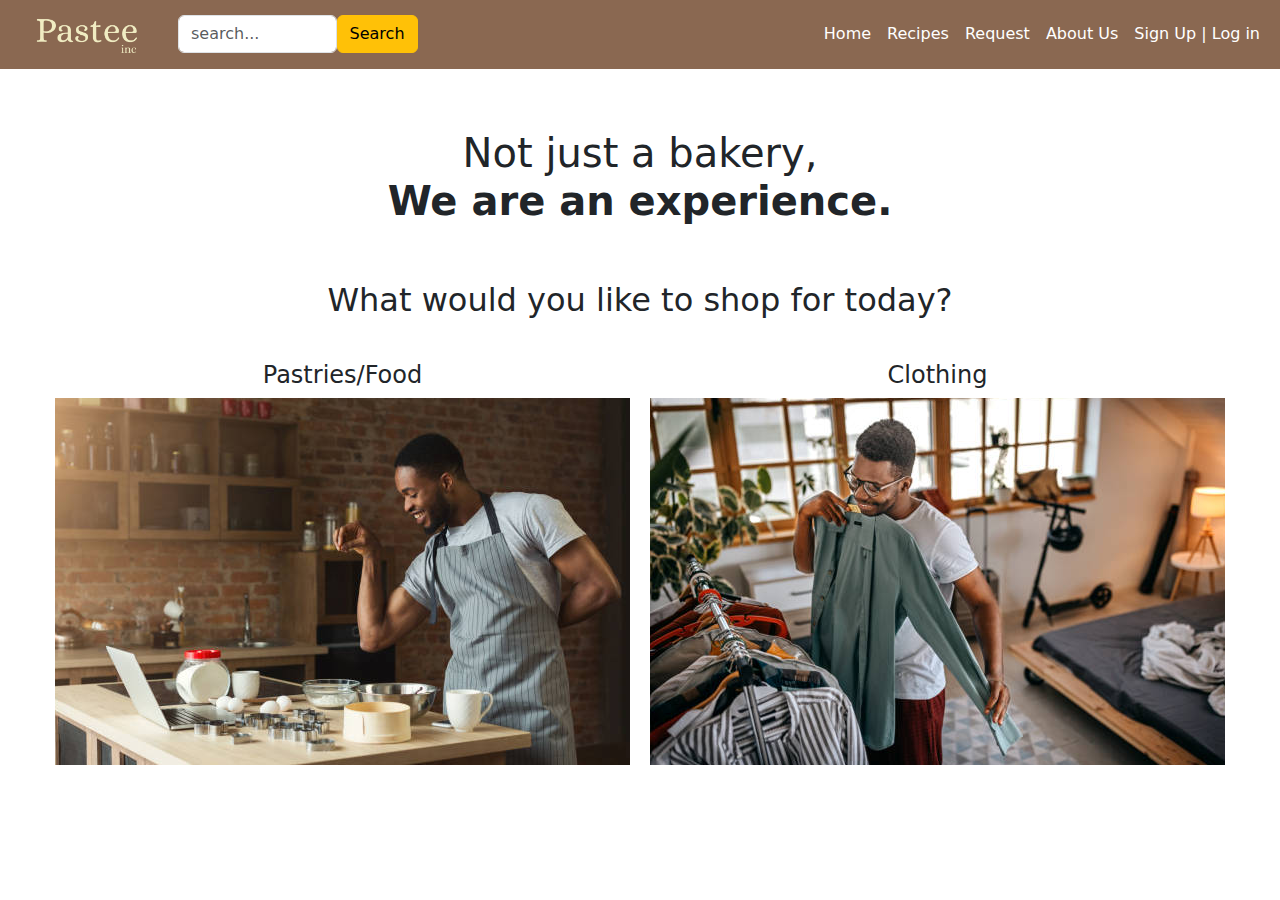
<file: index.html>
<!DOCTYPE html>
<html>
<head>
	<meta charset="utf-8">
	<meta name="viewport" content="width=device-width, initial-scale=1">
	<title>Pastee Philippines | Energize, Satisfy.</title>
	<link rel="stylesheet" type="text/css" href="style.css">
	<link rel="icon" href="Pastelongo.png">
	<link href="https://cdn.jsdelivr.net/npm/bootstrap@5.3.3/dist/css/bootstrap.min.css" rel="stylesheet">
</head>
<body>
	<div class="navbarss">
	<nav class="navbar navbar-expand-md bg-transparent navbar-dark fixed top" id="Navbars">
	<div class="container-fluid">
	<a class="navbar-brand" href="index.html"> <img src="pasteelogoo.png" width="150px"></a>
	<div class="collapse navbar-collapse">
	<form class="d-flex">
	<input class="form-control" type="text" placeholder="search...">
	<button class="btn btn-warning" type="button" id="Searchbutton">Search</button>
	</form>
	<ul class="navbar-nav justify-content-end w-100">
	<li class="nav-item">
	<a class="nav-link" href="index.html">Home</a>
	</li>
	<li class="nav-item">
	<a class="nav-link" href="recipecategory.html">Recipes</a>
	</li>
	<li class="nav-item">
	<a class="nav-link" href="Request.html">Request</a>
	</li>
	<li class="nav-item">
	<a class="nav-link" href="Aboutus.html">About Us</a>
	</li>
	<li class="nav-item">
	<a class="nav-link" href="register.html">Sign Up | Log in</a>
	</li>
	</ul>
	</div>
	</div>
	</div>
	</nav>
</div>
<div class="AdrianGavina">
	<h1>Not just a bakery, <br> <span style="font-weight: bold;">We are an experience. </span></h1> <br><br>
	<h2> What would you like to shop for today? </h2> <br>
	<div class="imageofindex">
	<div class="naglulutos">
	<h4>Pastries/Food</h4>
	<a href="recipecategory.html">
	<img src="nagluluto.png" width="100%" >
	</a>
	</div>
	<div class="nagdadamits">
	<h4>Clothing</h4>
	<a href="https://c2escarda.github.io/Q1PROJECT/">
	<img src="nagdadamit.png" width="100%">
</a>
</div>
</div>
</div>
</div>
</body>
</html>
</file>
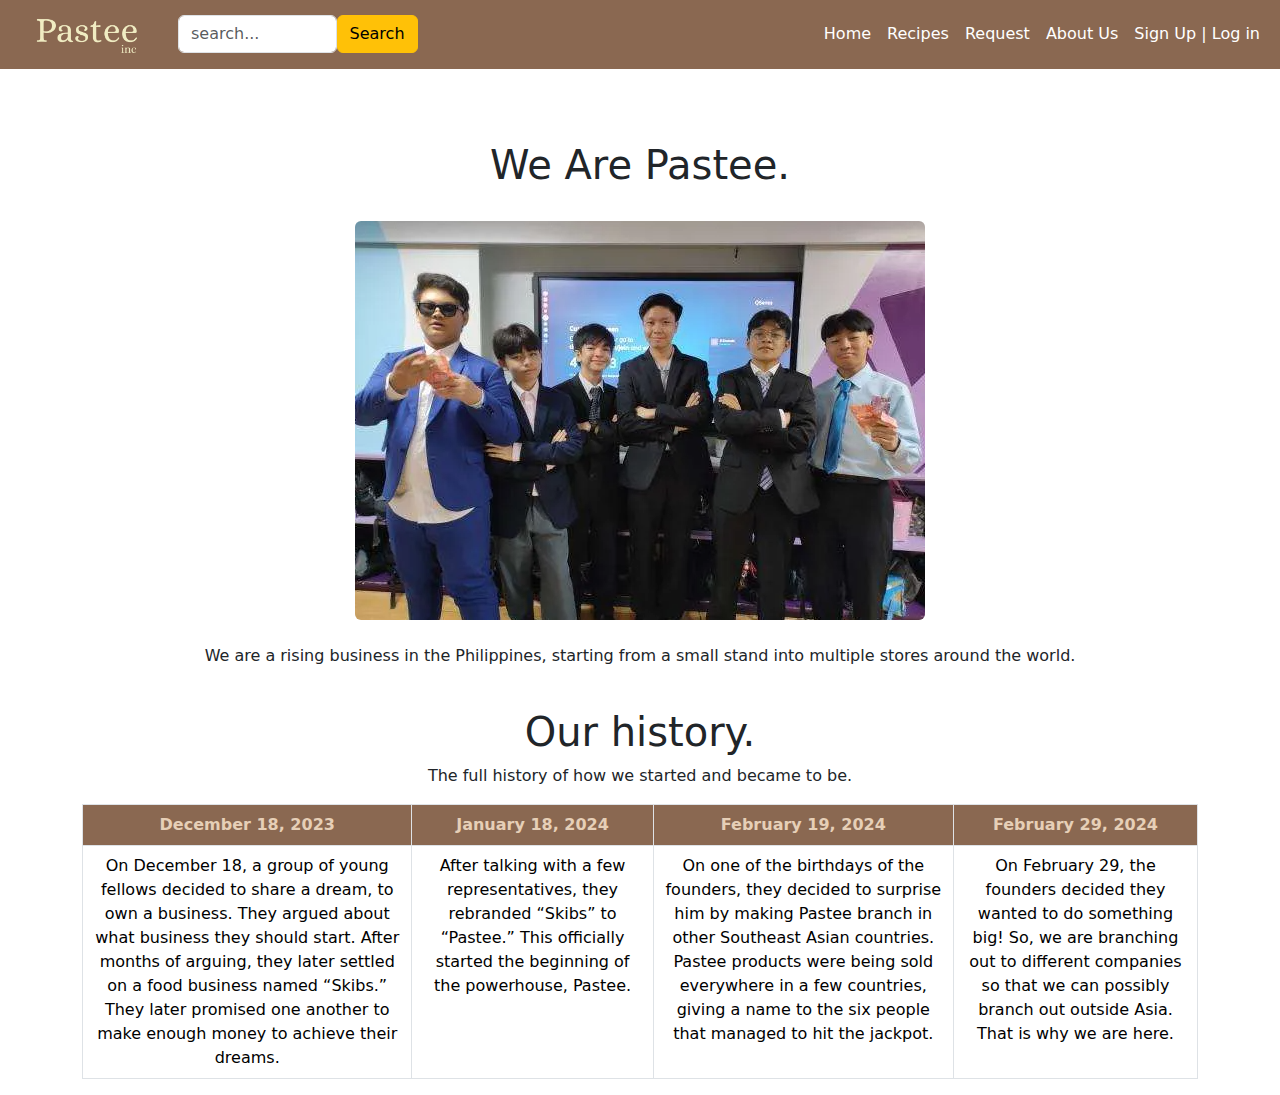
<file: Aboutus.html>
<!DOCTYPE html>
<html>
<head>
	<meta charset="utf-8">
	<meta name="viewport" content="width=device-width, initial-scale=1">
	<title>Pastee Philippines | Energize, Satisfy.</title>
	<link rel="stylesheet" type="text/css" href="style.css">
		<link rel="icon" href="Pastelongo.png">
	<link href="https://cdn.jsdelivr.net/npm/bootstrap@5.3.3/dist/css/bootstrap.min.css" rel="stylesheet">
</head>
<body>
	<div class="navbarss">
	<nav class="navbar navbar-expand-md bg-transparent navbar-dark fixed top" id="Navbars">
	<div class="container-fluid">
	<a class="navbar-brand" href="index.html"> <img src="pasteelogoo.png" width="150px"></a>
	<div class="collapse navbar-collapse">
	<form class="d-flex">
	<input class="form-control" type="text" placeholder="search...">
	<button class="btn btn-warning" type="button" id="Searchbutton">Search</button>
	</form>
	<ul class="navbar-nav justify-content-end w-100">
	<li class="nav-item">
	<a class="nav-link" href="index.html">Home</a>
	</li>
	<li class="nav-item">
	<a class="nav-link" href="recipecategory.html">Recipes</a>
	</li>
	<li class="nav-item">
	<a class="nav-link" href="Request.html">Request</a>
	</li>
	<li class="nav-item">
	<a class="nav-link" href="Aboutus.html">About Us</a>
	</li>
	<li class="nav-item">
	<a class="nav-link" href="register.html">Sign Up | Log in</a>
	</li>
	</ul>
	</div>
	</div>
	</div>
	</nav>
</div>
<div class="introduction">
	<br><br><br>
	<h1>We Are Pastee.</h1>
	<br>
	<img src="aura.png" class="rounded"><br><br>
	<p>We are a rising business in the Philippines, starting from a small stand into multiple stores around the world.</p>
	<div class="container mt-3">
		<br>
  <h1 style="text-align: center;">Our history.</h1>
  <p>The full history of how we started and became to be.</p>            
  <table class="table table-bordered">
    <thead>
      <tr>
        <th style="background-color: #8a6851; color: #e6cfb7;">December 18, 2023</th>
        <th style="background-color: #8a6851; color: #e6cfb7;">January 18, 2024</th>
        <th style="background-color: #8a6851; color: #e6cfb7;">February 19, 2024</th>
        <th style="background-color: #8a6851; color: #e6cfb7;">February 29, 2024</th>
      </tr>
    </thead>
    <tbody>
      <tr>
        <td >On December 18, a group of young fellows decided to share a dream, to own a business. They argued about what business they should start. After months of arguing, they later settled on a food business named “Skibs.”
They later promised one another to make enough money to achieve their dreams.</td>
        <td>After talking with a few
representatives,
they rebranded “Skibs” to “Pastee.” This officially started the beginning of the powerhouse, Pastee.</td>
        <td>On one of the birthdays
of the founders, they decided to surprise him by making Pastee branch in other Southeast Asian countries.
Pastee products were being sold everywhere in a few countries, giving a name to the six people that managed to hit the jackpot.</td>
        <td>On February 29, the founders decided they wanted to do something big! So, we are branching out to different companies so that we can possibly branch out outside Asia. That is why we are here.</td>
      </tr>
      <tr>
    </tbody>
  </table>
</div>

</div>
</body>
</html>
</file>
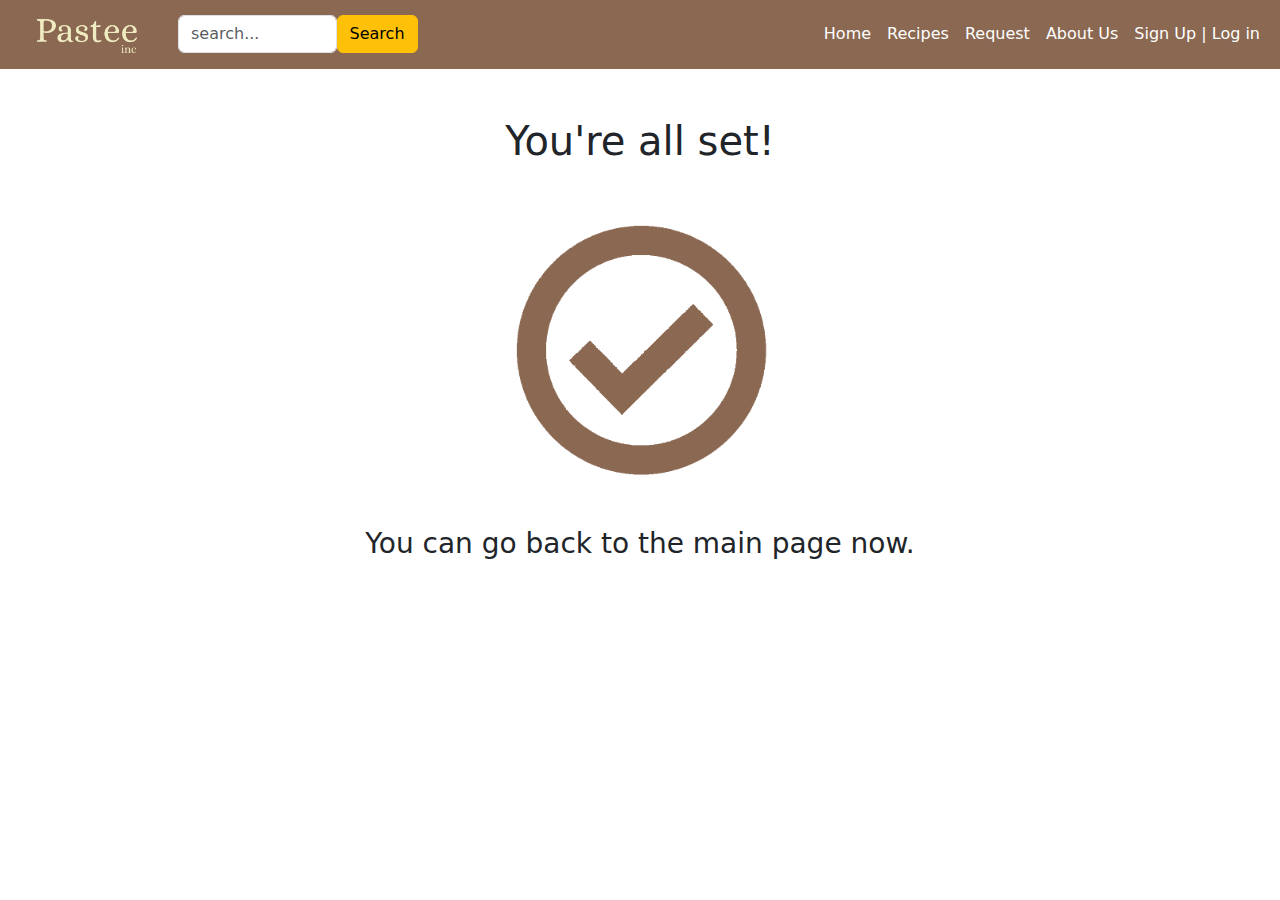
<file: allgood.html>
<!DOCTYPE html>
<html>
<head>
	<meta charset="utf-8">
	<meta name="viewport" content="width=device-width, initial-scale=1">
	<title>Sign Up | Login | Pastee Philippines | Energize, Satisfy.</title>
	<link rel="stylesheet" type="text/css" href="style.css">
		<link rel="icon" href="Pastelongo.png">
	<link href="https://cdn.jsdelivr.net/npm/bootstrap@5.3.3/dist/css/bootstrap.min.css" rel="stylesheet">
	<style type="text/css">

		p{
			color: black;
		}
		h1{
			text-align: center;
		}
		h3{
			text-align: center;
		}
		label{
			color: black;
		}
		input{
			color: black;
		}
	</style>
</head>
<body>
	<div class="navbarss">
	<nav class="navbar navbar-expand-md bg-transparent navbar-dark fixed top" id="Navbars">
	<div class="container-fluid">
	<a class="navbar-brand" href="index.html"> <img src="pasteelogoo.png" width="150px"></a>
	<div class="collapse navbar-collapse">
	<form class="d-flex">
	<input class="form-control" type="text" placeholder="search...">
	<button class="btn btn-warning" type="button" id="Searchbutton">Search</button>
	</form>
	<ul class="navbar-nav justify-content-end w-100">
	<li class="nav-item">
	<a class="nav-link" href="index.html">Home</a>
	</li>
	<li class="nav-item">
	<a class="nav-link" href="recipecategory.html">Recipes</a>
	</li>
	<li class="nav-item">
	<a class="nav-link" href="Request.html">Request</a>
	</li>
	<li class="nav-item">
	<a class="nav-link" href="Aboutus.html">About Us</a>
	</li>
	<li class="nav-item">
	<a class="nav-link" href="register.html">Sign Up | Log in</a>
	</li>
	</ul>
	</div>
	</div>
	</div>
	</nav>
</div>
<br><br>
<h1 style="text-align: center;">You're all set!</h1>
<br><br>
<div class="checkmark">
<img src="chec.png" class="checkmark" width="20%"> <br>
</div>
<br><br>
<h3 style="text-align: ce;">You can go back to the main page now.</h3>
</file>
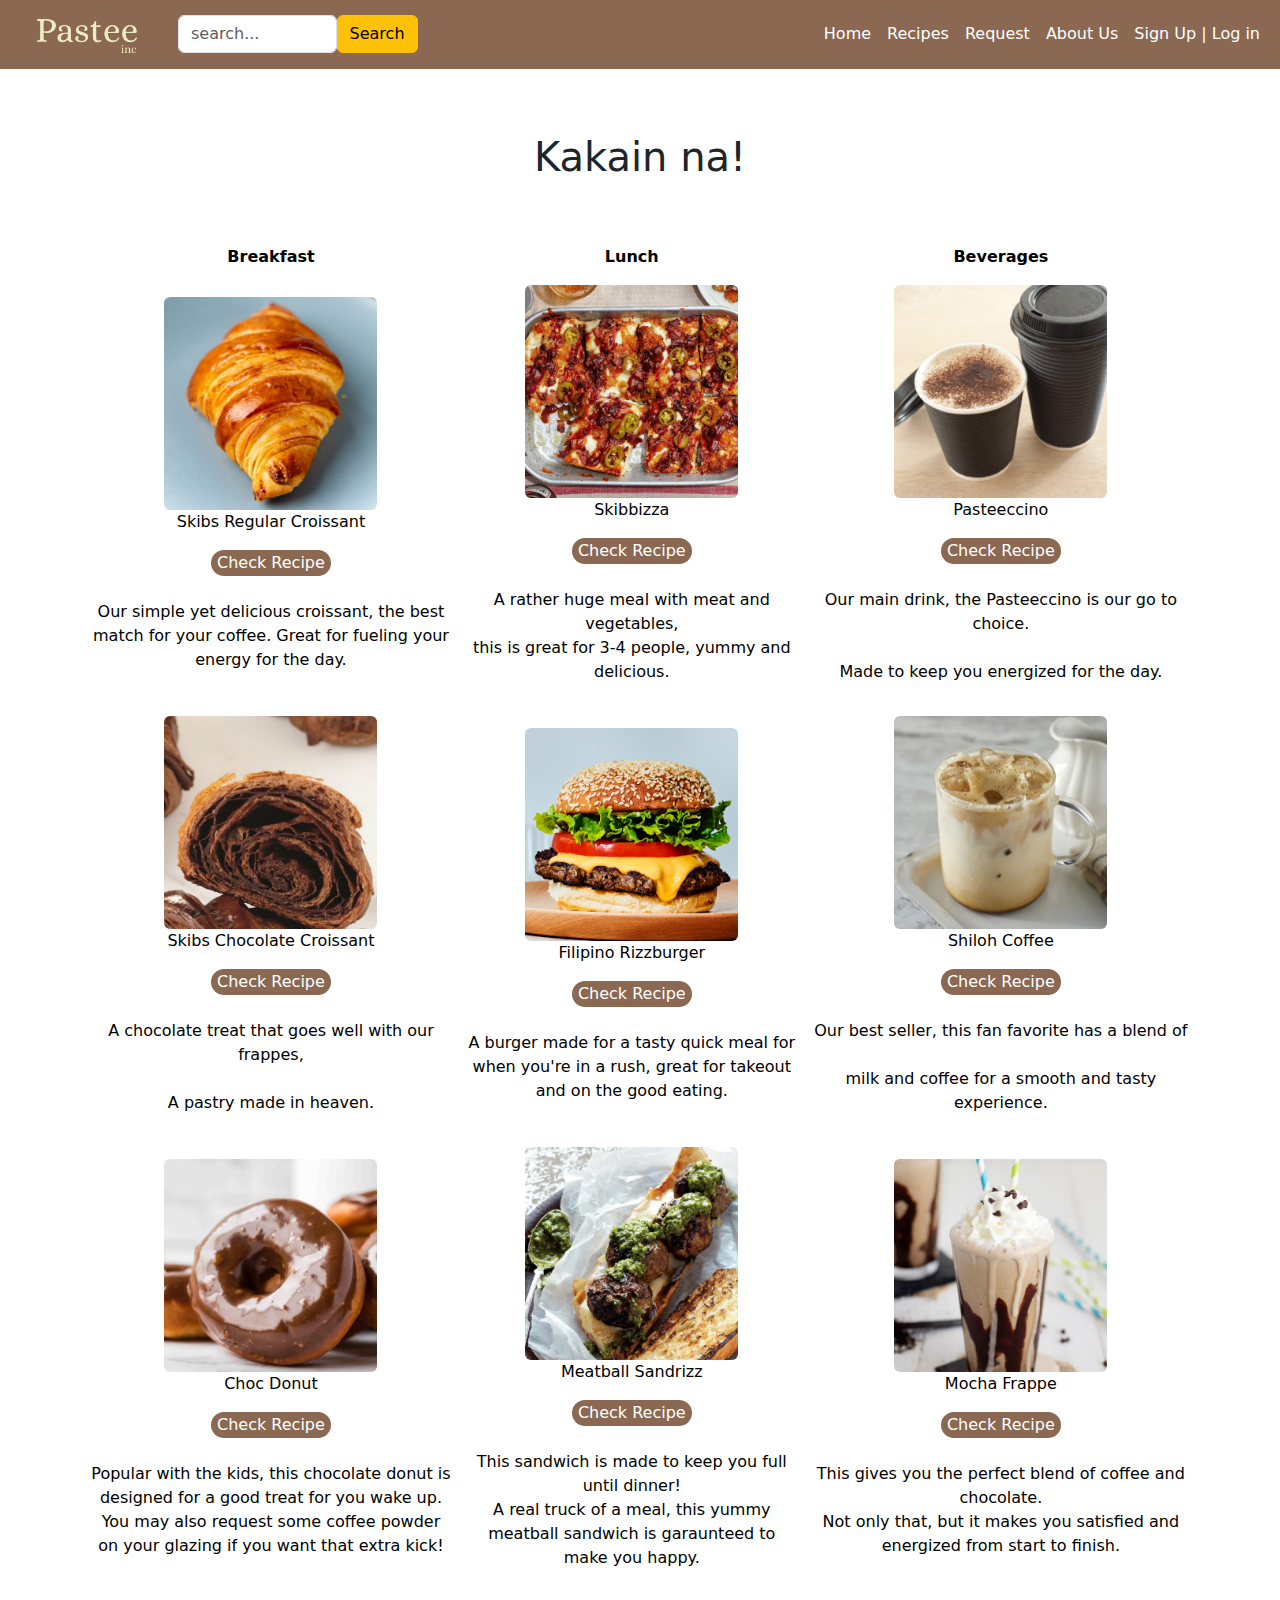
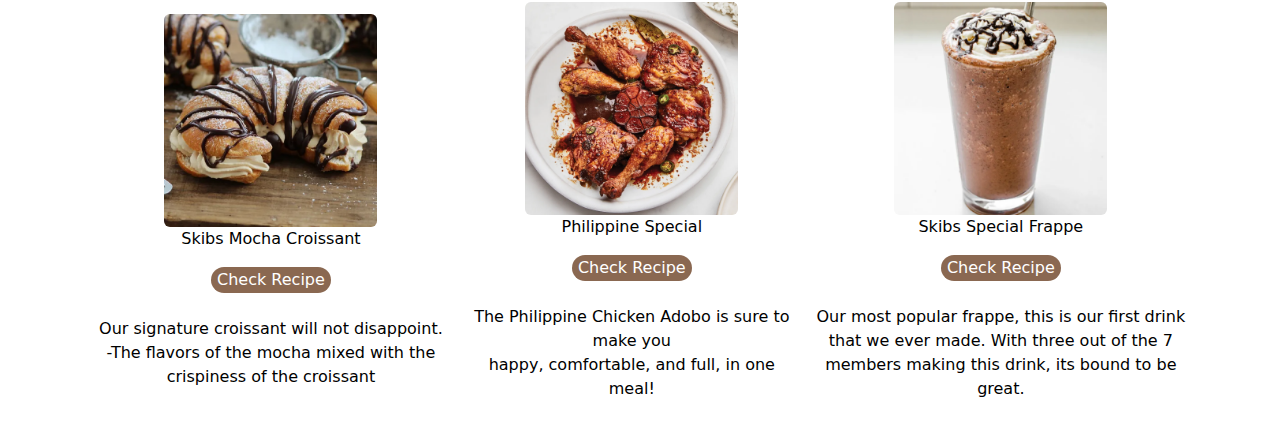
<file: recipecategory.html>
<!DOCTYPE html>
<html>
<head>
	<meta charset="utf-8">
	<meta name="viewport" content="width=device-width, initial-scale=1">
	<title>Pastee Philippines | Energize, Satisfy.</title>
	<link rel="stylesheet" type="text/css" href="style.css">
		<link rel="icon" href="Pastelongo.png">
	<link href="https://cdn.jsdelivr.net/npm/bootstrap@5.3.3/dist/css/bootstrap.min.css" rel="stylesheet">
</head>
<body>
	<div class="navbarss">
	<nav class="navbar navbar-expand-md bg-transparent navbar-dark fixed top" id="Navbars">
	<div class="container-fluid">
	<a class="navbar-brand" href="index.html"> <img src="pasteelogoo.png" width="150px"></a>
	<div class="collapse navbar-collapse">
	<form class="d-flex">
	<input class="form-control" type="text" placeholder="search...">
	<button class="btn btn-warning" type="button" id="Searchbutton">Search</button>
	</form>
	<ul class="navbar-nav justify-content-end w-100">
	<li class="nav-item">
	<a class="nav-link" href="index.html">Home</a>
	</li>
	<li class="nav-item">
	<a class="nav-link" href="recipecategory.html">Recipes</a>
	</li>
	<li class="nav-item">
	<a class="nav-link" href="Request.html">Request</a>
	</li>
	<li class="nav-item">
	<a class="nav-link" href="Aboutus.html">About Us</a>
	</li>
	<li class="nav-item">
	<a class="nav-link" href="register.html">Sign Up | Log in</a>
	</li>
	</ul>
	</div>
	</div>
	</div>
	</nav>
</div>
<div class="container mt-3">
	<br><br>
  <h1 style="text-align: center;"> Kakain na! </h1>       
  <br><br>  
  <table class="table table-borderless ">
    <thead>
      <tr>
        <th class="text-center align-middle">Breakfast</th>
        <th class="text-center align-middle">Lunch</th>
        <th class="text-center align-middle">Beverages</th>
      </tr>
    </thead>
    <tbody>
      <tr>
        <td class="text-center align-middle">			
        	<img src="cccc.png" width="213px" class="rounded"> <br>
			<p>Skibs Regular Croissant</p>
			<button class="button2"><a href="https://www.theflavorbender.com/homemade-french-croissants-step-by-step-recipe/">Check Recipe</a></button>
			<p> <br>Our simple yet delicious croissant, the best match for your coffee. Great for fueling your energy for the day.</p>
		</td>
        <td class="text-center align-middle"><img src="skibizza.png" width="213px" class="rounded"> <br>
			<p>Skibbizza</p>
			<button class="button2"><a href="https://www.epicurious.com/recipes/food/views/ba-syn-hawaiian-pizza-with-barbecue-sauce-and-beef-bacon">Check Recipe</a></button>
			<p> <br>A rather huge meal with meat and vegetables,<br>this is great for 3-4 people, yummy and delicious.</p>
		</td>
        <td class="text-center align-middle"><img src="pasteecino.png" width="213px" class="rounded">
			<p>Pasteeccino</p>
			<button class="button2"><a href="https://www.thespruceeats.com/how-to-make-cappuccinos-766116">Check Recipe</a></button>
			<p> <br>Our main drink, the Pasteeccino is our go to choice. <br><br>Made to keep you energized for the day.</p>
		</td>
      </tr>
      <tr class="text-center align-middle">
        <td>
        	<img src="cc.png" width="213px" class="rounded" >
			<p>Skibs Chocolate Croissant</p>
			<button class="button2"><a href="https://tasteoffrancemag.com/recipes/chocolate-croissants/">Check Recipe</a></button>
			<p> <br>A chocolate treat that goes well with our frappes,<br><br> A pastry made in heaven.</p>
		</td>
        <td>
        	<img src="burger.png" width="213px" class="rounded">
			<p>Filipino Rizzburger</p>
			<button class="button2"><a href="https://www.epicurious.com/recipes/food/views/classic-smashed-cheeseburger-51261810">Check Recipe</a></button>
			<p> <br>A burger made for a tasty quick meal for when you're in a rush, great for takeout and on the good eating.</p>
		</td>
        <td><img src="shilohcoffee.png" width="213px" class="rounded">
			<p>Shiloh Coffee</p>
			<button class="button2"><a href="https://www.allrecipes.com/recipe/21667/easy-iced-coffee/">Check Recipe</a></button>
		<p> <br>Our best seller, this fan favorite has a blend of <br><br>milk and coffee for a smooth and tasty experience.</p></td>
      </tr>
      <tr class="text-center align-middle">
        <td>
        	<img src="cd.png" width="213px" class="rounded">
			<p>Choc Donut</p>
			<button class="button2"><a href="https://www.barbarabakes.com/chocolate-glazed-yeast-doughnuts/">Check Recipe</a></button>
			<p> <br>Popular with the kids, this chocolate donut is <br> designed for a good treat for you wake up. You may also request some coffee powder on your glazing if you want that extra kick!</p>
		</td>
        <td>
        	<img src="sandrizz.png" width="213px" class="rounded">
			<p>Meatball Sandrizz</p>
			<button class="button2"><a href="https://www.epicurious.com/recipes/food/views/grilled-meatball-sandwich-51116010">Check Recipe</a></button>
			<p> <br>This sandwich is made to keep you full until dinner! <br> A real truck of a meal, this yummy meatball sandwich is garaunteed to make you happy.</p>
		</td>
        <td><img src="mochafrappe.png" width="213px" class="rounded">
			<p>Mocha Frappe</p>
			<button class="button2"><a href="https://jennifermeyering.com/frozen-mocha-frappuccino/">Check Recipe</a></button>
			<p> <br>This gives you the perfect blend of coffee and chocolate. <br> Not only that, but it makes you satisfied and energized from start to finish.</p></td>
         <tr class="text-center align-middle">
        <td>
        	<img src="mc.png" width="213px" class="rounded">
			<p>Skibs Mocha Croissant</p>
			<button class="button2"><a href="https://www.therusticwife.com/single-post/2017/02/25/easy-mocha-cream-croissants">Check Recipe</a></button>
			<p> <br>Our signature croissant will not disappoint. <br>-The flavors of the mocha mixed with the crispiness of the croissant</p>
		</td>
        <td>
        	<img src="adobo.png" width="213px" class="rounded">
			<p>Philippine Special</p>
			<button class="button2"><a href="https://www.epicurious.com/recipes/food/views/easiest-chicken-adobo">Check Recipe</a></button>
			<p> <br> The Philippine Chicken Adobo is sure to make you<br>happy, comfortable, and full, in one meal! </p>
		</td>
        <td><img src="specialfrappe.png" width="213px" class="rounded">
			<p>Skibs Special Frappe</p>
			<button class="button2"><a href="https://www.butteredsideupblog.com/double-chocolate-chip-frappuccino-recipe-starbucks-copycat/">Check Recipe</a></button>
			<p> <br>Our most popular frappe, this is our first drink that we ever made. With three out of the 7 members making this drink, its bound to be great.</p>
		</td>
      </tr>
    </tbody>
  </table>
</div>


</body>
</html>
</file>
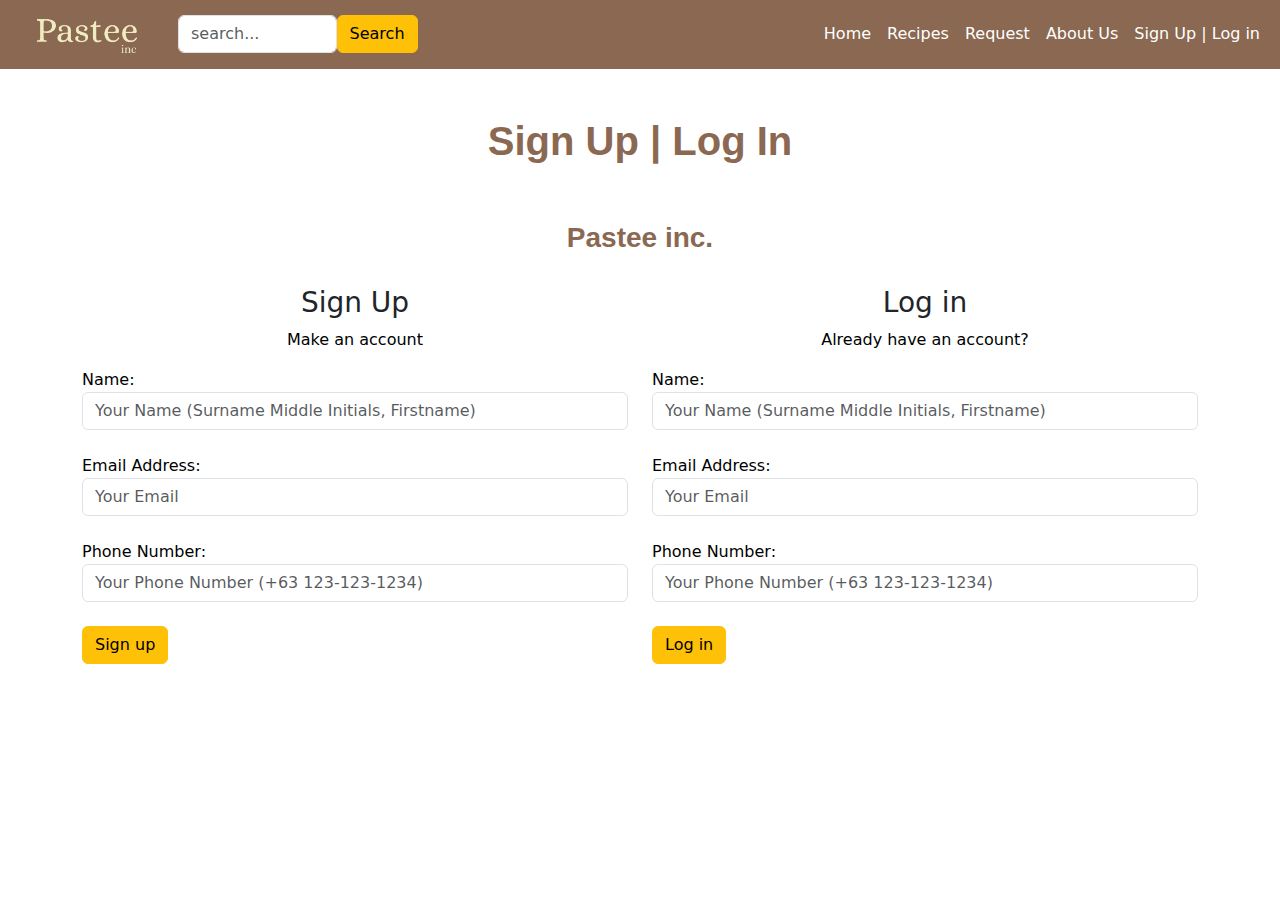
<file: register.html>
<!DOCTYPE html>
<html>
<head>
	<meta charset="utf-8">
	<meta name="viewport" content="width=device-width, initial-scale=1">
	<title>Sign Up | Login | Pastee Philippines | Energize, Satisfy.</title>
	<link rel="stylesheet" type="text/css" href="style.css">
		<link rel="icon" href="Pastelongo.png">
	<link href="https://cdn.jsdelivr.net/npm/bootstrap@5.3.3/dist/css/bootstrap.min.css" rel="stylesheet">
	<style type="text/css">

		p{
			color: black;
		}
		h1{
			text-align: center;
		}
		h3{
			text-align: center;
		}
		label{
			color: black;
		}
		input{
			color: black;
		}
	</style>
</head>
<body>
	<div class="navbarss">
	<nav class="navbar navbar-expand-md bg-transparent navbar-dark fixed top" id="Navbars">
	<div class="container-fluid">
	<a class="navbar-brand" href="index.html"> <img src="pasteelogoo.png" width="150px"></a>
	<div class="collapse navbar-collapse">
	<form class="d-flex">
	<input class="form-control" type="text" placeholder="search...">
	<button class="btn btn-warning" type="button" id="Searchbutton">Search</button>
	</form>
	<ul class="navbar-nav justify-content-end w-100">
	<li class="nav-item">
	<a class="nav-link" href="index.html">Home</a>
	</li>
	<li class="nav-item">
	<a class="nav-link" href="recipecategory.html">Recipes</a>
	</li>
	<li class="nav-item">
	<a class="nav-link" href="Request.html">Request</a>
	</li>
	<li class="nav-item">
	<a class="nav-link" href="Aboutus.html">About Us</a>
	</li>
	<li class="nav-item">
	<a class="nav-link" href="register.html">Sign Up | Log in</a>
	</li>
	</ul>
	</div>
	</div>
	</div>
	</nav>
</div>
<br><br>
<h1> <span style="color: #8a6851; font-family: sans-serif; font-weight: bolder;"> Sign Up | Log In</span></h1>
	<br><br>
	<h3> <span style="color: #8a6851; font-family: sans-serif; font-weight: bold;">Pastee inc.</span></h3>
	<br>
	<div class="container">
	<form>
		<div class="row">
			<div class="col-md-6">
				<table class="table-dark">
					<h3>Sign Up</h3>
					<p style="text-align: center;">Make an account</p>
					<label for="name">Name:</label>
					<br>
					<input type="text" class="form-control" placeholder="Your Name (Surname Middle Initials, Firstname)">
						<br>
					<label for="maile">Email Address:</label>
					<input type="text" class="form-control" placeholder="Your Email">
					<br>
					<label for="age">Phone Number:</label>
					<br>
					<input type="number" class="form-control" placeholder="Your Phone Number (+63 123-123-1234)">
					<br>
					<a href="allgood.html">
					<button type="button" class="btn btn-warning">Sign up</button>
					</a>
  	 			</table>

			</div>
			<div class="col-md-6">
				<table>
					<h3>Log in</h3>
					<p style="text-align: center;">Already have an account?</p>
					<label for="name">Name:</label>
					<br>
					<input type="text" class="form-control" placeholder="Your Name (Surname Middle Initials, Firstname)">
					<br>
					<label for="maile">Email Address:</label>
					<br>
					<input type="text" class="form-control" placeholder="Your Email	">
						<br>
					<label for="pn">Phone Number:</label>
					<br>
					<input type="number" class="form-control" placeholder="Your Phone Number (+63 123-123-1234)">
					<br>
					<a href="allgood.html">
					<button type="button" class="btn btn-warning">Log in</button>
					</a>
				</table>
		</div>
		</div>	
	</form>
	</div>
</body>
</html>
</file>
<file: style.css>
.navbarss{
	background: #8a6851
}
.Breakfast{
	font-family: sans-serif;
}
.Breakfastmenu{
	display: flex;
	justify-content: center;

}
.Breakname{
	text-align: center;
	padding-top: 60px;
}
.BFood{
	padding: 5px;
	transition: 0.3s;
	text-align: center;
}
.BFood:hover{
	transform:scale(1.05);
	z-index: 2;
	transition: 0.1s;
}
.Lunch{
	font-family: sans-serif;
}
.Lunchmenu{
	display: flex;
	justify-content: center;

}
.Lunchname{
	text-align: center;
	padding-top: 60px;
}
.LFood{
	padding: 5px;
	transition: 0.3s;
	text-align: center;
}
.LFood:hover{
	transform:scale(1.05);
	z-index: 2;
	transition: 0.1s;
}
.AdrianGavina{
	padding-top: 60px;
	text-align: center;
	justify-content: center;
}
.naglulutos{
	padding: 10px;
	transition: 0.3s;
}
.nagdadamits{
	padding: 10px;
	transition: 0.3s;	
}
.naglulutos:hover{
	padding: 10px;
	transition: 0.3s;
	transform:scale(1.05);
	z-index: 2;

}
.nagdadamits:hover{
	padding: 10px;
	transition: 0.3s;	
	transform:scale(1.05);
	z-index: 2;
}
.imageofindex{
	justify-content: center;
	display: flex;
}
		.button2{
			background-color: #8a6851; border-radius: 25px;
			color: #dbd1bc; cursor: pointer; border: transparent;
			transition: 0.3s;
		}
		.button2:hover{
			color: #8a6851; background-color: #dbd1bc;
			transition: 0.1s;
}
a:link {
  color: white;
  background-color: transparent;
  text-decoration: none;
}

a:visited {
  color: white;
  background-color: transparent;
  text-decoration: none;
}

a:hover {
  color: white;
  background-color: transparent;
  text-decoration: none;
}

a:active {
  color: white;
  background-color: transparent;
  text-decoration: none;
}
.introduction{
	justify-content: center;
	text-align: center;
}
.checkmark{
	justify-content: center;
	display: flex;
}
</file>
